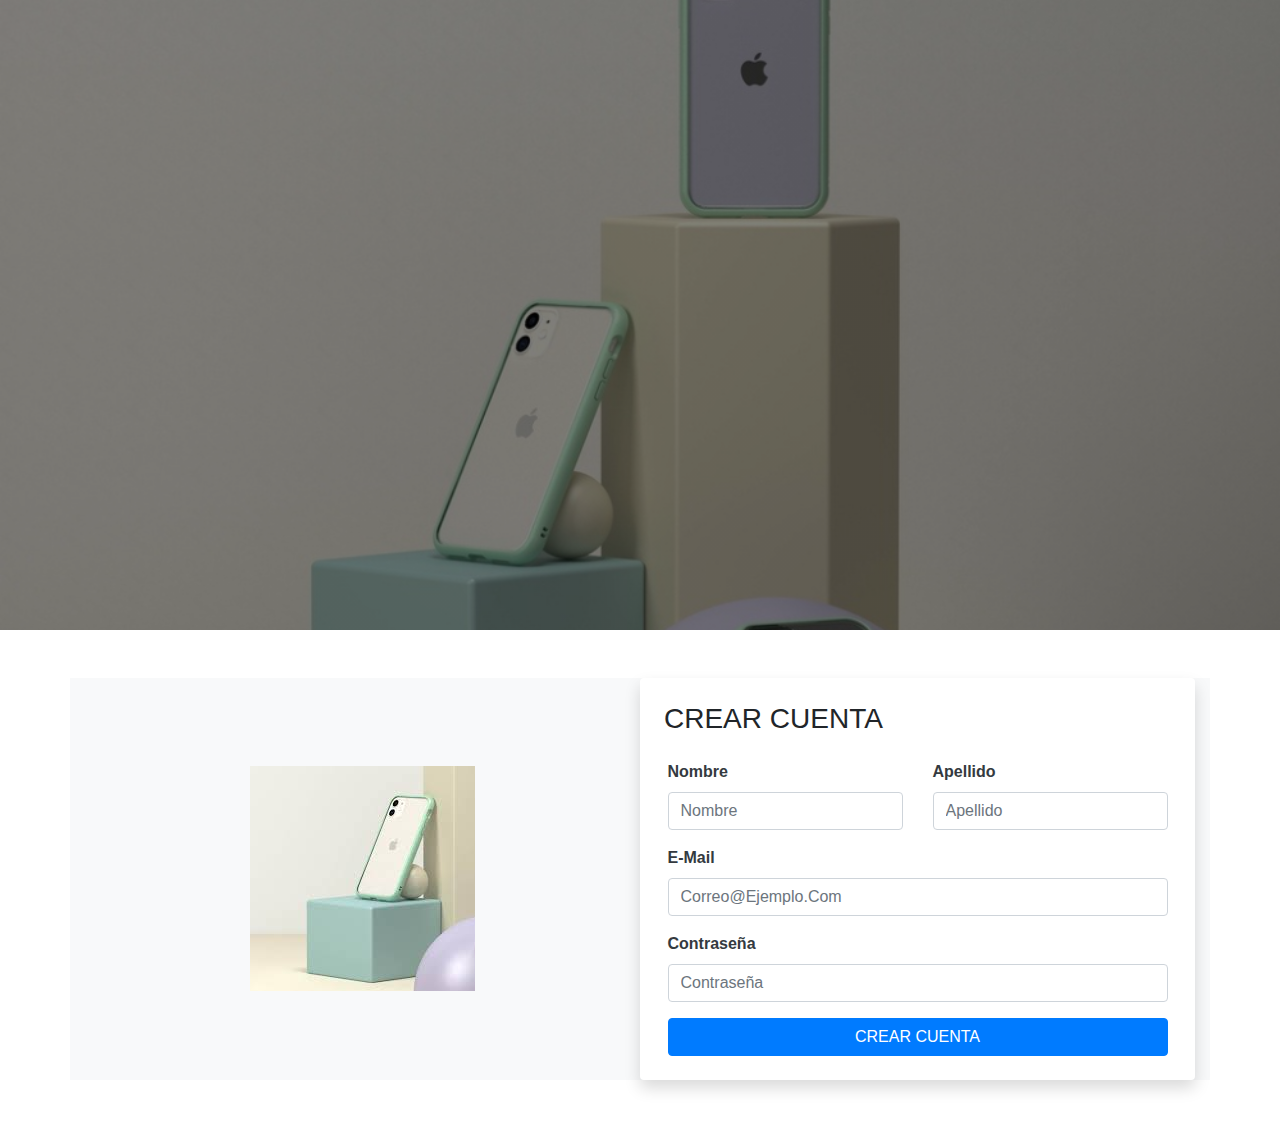
<file: styles/formulario.html>
<!DOCTYPE html>
<html lang="es">

<head>
    <meta charset="UTF-8">
    <meta name="viewport" content="width=device-width, initial-scale=1.0">
    <title>Crear Cuenta - Ecotecshop</title>
    <link rel="stylesheet" href="styles.css"> <!-- Incluye tu CSS general -->
    <link rel="stylesheet" href="formulario.css"> <!-- Incluye el CSS específico del formulario -->
    <link rel="stylesheet" href="https://stackpath.bootstrapcdn.com/bootstrap/4.5.2/css/bootstrap.min.css">
</head>

<body>

    <header>
        <!-- Aquí va el contenido del header, como el logotipo y la navegación -->
    </header>

    <section class="container my-5 d-flex align-items-center justify-content-between">
        <section class="col-md-6 d-flex justify-content-center">
            <img src="../assets/uncelular.jpg" alt="Vista previa en teléfono" class="img-fluid">
        </section>
        <section class="col-md-6 bg-white p-4 rounded shadow">
            <h3 class="mb-4">CREAR CUENTA</h3>
            <form>
                <div class="row mb-3">
                    <div class="col">
                        <label for="nombre" class="form-label">Nombre</label>
                        <input type="text" class="form-control" id="nombre" placeholder="Nombre" required>
                    </div>
                    <div class="col">
                        <label for="apellido" class="form-label">Apellido</label>
                        <input type="text" class="form-control" id="apellido" placeholder="Apellido" required>
                    </div>
                </div>
                <div class="mb-3">
                    <label for="email" class="form-label">E-mail</label>
                    <input type="email" class="form-control" id="email" placeholder="correo@ejemplo.com" required>
                </div>
                <div class="mb-3">
                    <label for="password" class="form-label">Contraseña</label>
                    <input type="password" class="form-control" id="password" placeholder="Contraseña" required>
                </div>
                <button type="submit" class="btn btn-primary w-100">CREAR CUENTA</button>
            </form>
        </section>
    </section>

    <footer>
        <!-- Aquí va el contenido del footer -->
    </footer>

</body>

</html>
</file>
<file: styles/styles.css>
* {
    margin: 0;
    padding: 0%;
    box-sizing: border-box;
    font-family: Arial, Helvetica, sans-serif;
    text-transform: capitalize;
    text-decoration: none;
}

body {
    background-color: #e3e0e4;
}

header {
    background-image: linear-gradient(rgba(0, 0, 0, 0.5), rgba(0, 0, 0, 0.5)), url(../assets/tres\ celulares.jpg);
    background-position: center center;
    background-repeat: no-repeat;
    background-size: cover;
    height: 70vh;
    display: flex;
    align-items: center;
    justify-content: center;
}

.container{
    max-width: 1100px;
    margin: 0 auto;
}

.menu{
    position: absolute;
    top: 0%;
    left: 0%;
    right: 0;
    display: flex;
    align-items: center;
    justify-content: space-between;
    z-index: 1000;
}

.menu .logo{
    font-weight: bolder;
    font-size: 25px;
    color: #f61706;
}

.menu .navbar ul{
   list-style: none;
}

.menu .navbar ul li{
    position: relative;
    float: left;
}

.menu .navbar ul li a{

    font-size: 18px;
    padding: 20px; 
    color: #ffffff;
    display: block
}

.menu .navbar ul li a:hover{
    color: #f61706;

}
#menu{
    display: none;
}

.menu label{
    cursor: pointer;
    display: none;
}

.header-text{
    text-align: center;
    width: 700px;
}

.header-text h1{
    color: #ffffff;
    font-size: 55px;
    
}
.header-text p{
    margin-top: 35px;
    color: #ffffff;
}

.btn-1{
    display: inline-block;
    background-color: #f61706;
    margin-top: 35px;
    padding: 15px 25px;
    border-radius: 25px;
    color: #ffffff;
}

.btn-1:hover{
    background-color: #f61706;
}

.services{
    padding: 50px 0px;
    text-align: center;
    color: #ffffff;
}

.services h2{
    font-size: 18px;
    margin-bottom: 25px;
}

.txt-1{
    font-size: 18px;
    padding: 0px 200px;
}

.group-services{
    display: flex;
    justify-content: space-between;
}

.services{
    padding: 35px 25px;
}

.services img{
    width: 50px;
    margin-bottom: 25px;
}

.service h3{
    font-size: 22px;
    margin-bottom: 15px;
}

.service p{
    font-size: 18px;
}

.porfolio{
    text-align: center;
    padding: 50px 0px;
    color: #ffffff;
}

.porfolio-txt {
    margin-bottom: 50px;
}
.portfolio-txt h2{
    font-size: 55px;
    margin-bottom: 35px;
}

.portfolio-txt p{
    font-size: 18px;
}

.imgs{
    display: flex;
    justify-content: center;
}

.imgs img{
    width: 250px;
    margin: 0px 10px;
}

.bg-sec{
    background-image: linear-gradient(rgba(0,0,0,0.5),rgba(0,0,0,0.5)),url(../assets/smartwach1.jpg);
    background-position: center center;
    background-repeat: no-repeat;
    background-size: cover;
    background-attachment: fixed;
    margin: 35px 0px;
}

.bg-txt{
    padding: 100px 0px;
    text-align: center;
    color: #ffffff;
}

.bg-txt h2{
    font-size: 55px;
    margin-bottom: 35px;
}

.bg-txt p{
    font-size: 18px;
    margin-bottom: 25px;
}

.princes{
    padding: 50px 0px;
    display: flex;
    justify-content: space-between;
    color: #ffffff;
}

.price{
    text-align: center;
}

.price h3{
font-size: 50px;
margin-bottom: 25px;
}
.price ul li{
    font-size: 18px;

}

.footer{
    padding: 150px 0px;

}
.ft{
    display: flex;
    justify-content: space-between;

}

.enlace h3{
    color: #ffffff;
    font-size: 20px;
    margin-bottom: 25px;
}
.enlace li{
    list-style: none;
}
.enlace a{
    color: #ffffff;
    display: block;
    margin-bottom: 15px;
}

.enlace form{
    display: flex;
    flex-direction: column;
}

.btn-2{
    padding: 10px 25px;
    border: 0px;

}

.btn-3{
    background-color: #f61706;
    padding: 10px 25px;
    border: 0px;
    color: #ffffff;
    margin-top: 15px;
}

@media(max-width:991px){
    .menu{
        padding: 20px;
    }
    .menu label {
        display: initial;
    }
    .menu .navbar {
        position: absolute;
        top: 100%;
        left:0;
        right: 0%;
        background-color: #f61706;
        display: none;
    }
    .menu .navbar ul li{
        width: 100%;
    }
    .menu .navbar ul li a:hover{
        color: #ffffff;
    }
    #menu:checked ~ .navbar{
        display: initial;
    }

    .menu-icono{
        width: 25px;
    }

    header{ 
        height: 50vh;
    }

    .header-text{
        margin-top: 50px;
        padding: 0px 25px;
    }

    .services{
        padding: 30px;
    }
    .txt-1{
        padding: 30px;
    }

    .group-services{
        flex-direction: column;
    }
    .service{
        margin-top: 20px;
    }
    .porfolio{
        padding: 0% 30px;
        flex-direction: column;
        text-align: center;
    }

    .porfolio-txt p{
        margin: 0%;
    }

    .imgs{
        flex-direction: column;
        align-items: center;
    }
    .imgs img{
        margin: 15px 0px 0px 0px;
    }
    .bg-txt{
        padding: 30px;
    }

    .prices{
        flex-direction: column;
        align-items: center;
        padding: 30px;
    }

    .price{
        margin-bottom: 15px;
    }

    footer{
        padding: 30px;

    }
    .ft{
        text-align: center;
        flex-direction: column;
    }
    .enlace form{
        align-items: center;
    }
}
</file>
<file: styles/formulario.css>
/* Estilo del formulario */
form {
    max-width: 500px;
    margin: 0 auto;
}

form .form-label {
    font-weight: bold;
    color: #343a40;
}

form .form-control {
    border-radius: 0.25rem;
}

form button {
    background-color: #0056b3;
    color: white;
    border: none;
    padding: 0.75rem;
    border-radius: 0.25rem;
    transition: background-color 0.3s ease;
}

form button:hover {
    background-color: #004494;
}

/* Estilo de la sección */
.container {
    background-color: #f8f9fa;
}

.bg-white {
    background-color: #ffffff;
}

.shadow {
    box-shadow: 0 4px 8px rgba(0, 0, 0, 0.1);
}
</file>
